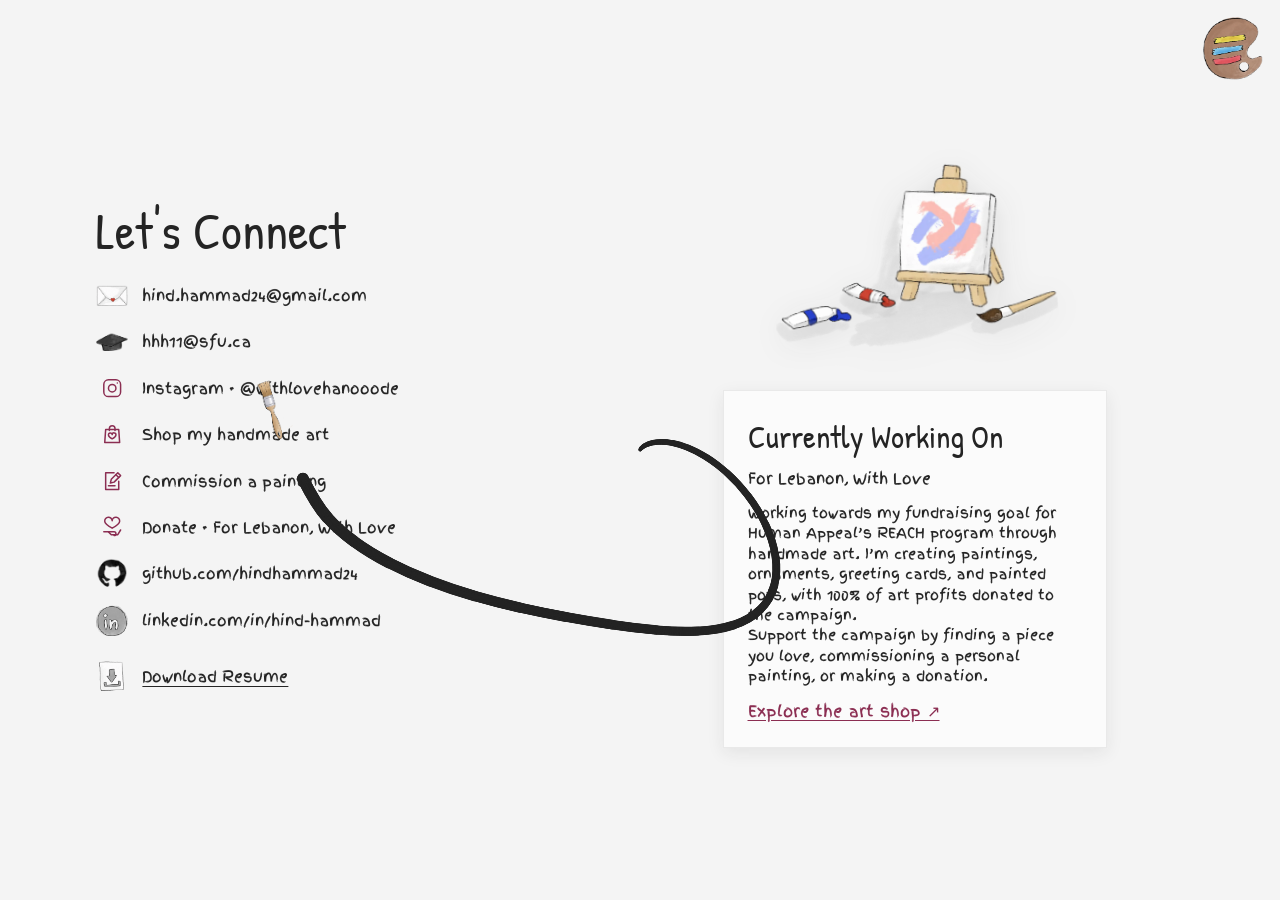
<file: contact.html>
<!doctype html>
<html lang="en">
  <head>
    <meta charset="UTF-8" />
    <meta name="viewport" content="width=device-width, initial-scale=1.0" />

    <title>Hind Hammad | Contact</title>

    <!-- Global styles -->
    <link rel="stylesheet" href="global/base.css" />
    <link rel="stylesheet" href="global/cursor.css" />
    <link rel="stylesheet" href="global/navbar.css" />

    <!-- Contact styles -->
    <link rel="stylesheet" href="sections/contact/contact.css" />

    <!-- Styles for the new contact icons -->
    <style>
      .contact-icon.contact-symbol {
        display: grid;
        place-items: center;
        flex-shrink: 0;
        color: #8b2e52;
      }

      .contact-symbol svg {
        display: block;
        width: 70%;
        height: 70%;
        max-width: 2.5rem;
        max-height: 2.5rem;
        fill: none;
        stroke: currentColor;
        stroke-width: 1.6;
        stroke-linecap: round;
        stroke-linejoin: round;
        transition: transform 0.2s ease;
      }

      .contact-link:hover .contact-symbol svg,
      .contact-link:focus-visible .contact-symbol svg {
        transform: rotate(-5deg) scale(1.06);
      }

      .contact-link > span {
        min-width: 0;
        overflow-wrap: anywhere;
      }

      .contact-link[aria-disabled="true"] {
        opacity: 0.6;
        cursor: default;
      }

      .current-work-content .fundraiser-link {
        display: inline-block;
        margin-top: 0.75rem;
        color: #8b2e52;
        text-underline-offset: 0.2rem;
      }

      @media (prefers-reduced-motion: reduce) {
        .contact-symbol svg {
          transition: none;
        }
      }
    </style>
  </head>

  <body>
    <!-- Paint brush cursor -->
    <canvas id="paint-canvas" aria-hidden="true"></canvas>
    <div class="paint-cursor" aria-hidden="true"></div>

    <!-- Palette navigation -->
    <nav class="paint-nav" aria-label="Main navigation">
      <div class="paint-nav-swatches" id="paintNavSwatches">
        <a class="paint-swatch paint-swatch-1" href="index.html">
          <img
            class="swatch-image swatch-basic"
            src="assets/navigation/swatch-basic.webp"
            alt=""
          />
          <img
            class="swatch-image swatch-colour"
            src="assets/navigation/blue.webp"
            alt=""
          />
          <span>Home</span>
        </a>

        <a class="paint-swatch paint-swatch-2" href="index.html#studio">
          <img
            class="swatch-image swatch-basic"
            src="assets/navigation/swatch-basic.webp"
            alt=""
          />
          <img
            class="swatch-image swatch-colour"
            src="assets/navigation/green.webp"
            alt=""
          />
          <span>About Me</span>
        </a>

        <a class="paint-swatch paint-swatch-3" href="projects.html">
          <img
            class="swatch-image swatch-basic"
            src="assets/navigation/swatch-basic.webp"
            alt=""
          />
          <img
            class="swatch-image swatch-colour"
            src="assets/navigation/yellow.webp"
            alt=""
          />
          <span>Projects</span>
        </a>

        <a
          class="paint-swatch paint-swatch-4"
          href="contact.html"
          aria-current="page"
        >
          <img
            class="swatch-image swatch-basic"
            src="assets/navigation/swatch-basic.webp"
            alt=""
          />
          <img
            class="swatch-image swatch-colour"
            src="assets/navigation/purple.webp"
            alt=""
          />
          <span>Contact</span>
        </a>

        <a class="paint-swatch paint-swatch-5" href="IAT806/IAT806.html">
          <img
            class="swatch-image swatch-basic"
            src="assets/navigation/swatch-basic.webp"
            alt=""
          />
          <img
            class="swatch-image swatch-colour"
            src="assets/navigation/blue.webp"
            alt=""
          />
          <span>IAT806</span>
        </a>

        <a
          class="paint-swatch paint-swatch-6"
          href="withLoveHanooode/shop.html"
        >
          <img
            class="swatch-image swatch-basic"
            src="assets/navigation/swatch-basic.webp"
            alt=""
          />
          <img
            class="swatch-image swatch-colour"
            src="assets/navigation/green.webp"
            alt=""
          />
          <span>Shop</span>
        </a>
      </div>

      <button
        class="paint-palette-button"
        id="paintPaletteButton"
        type="button"
        aria-label="Open navigation menu"
        aria-expanded="false"
        aria-controls="paintNavSwatches"
      >
        <img
          class="palette-image palette-basic"
          src="assets/navigation/palette-basic.webp"
          alt=""
        />
        <img
          class="palette-image palette-colour"
          src="assets/navigation/palette-colour.webp"
          alt=""
        />
      </button>
    </nav>

    <main>
      <section class="contact-section" id="contact">
        <div class="contact-container">
          <!-- Contact information -->
          <div class="contact-info">
            <h1>Let's Connect</h1>

            <div class="contact-links">
              <!-- Personal email -->
              <a href="mailto:hind.hammad24@gmail.com" class="contact-link">
                <div class="contact-icon">
                  <img
                    class="icon-normal"
                    src="assets/contact/email.webp"
                    alt=""
                  />
                  <img
                    class="icon-focus"
                    src="assets/contact/email-focus.webp"
                    alt=""
                  />
                </div>
                <span>hind.hammad24@gmail.com</span>
              </a>

              <!-- SFU email -->
              <a href="mailto:hhh11@sfu.ca" class="contact-link">
                <div class="contact-icon">
                  <img
                    class="icon-normal"
                    src="assets/contact/sfu.webp"
                    alt=""
                  />
                  <img
                    class="icon-focus"
                    src="assets/contact/sfu-focus.webp"
                    alt=""
                  />
                </div>
                <span>hhh11@sfu.ca</span>
              </a>

              <!-- Instagram -->
              <a
                href="https://www.instagram.com/withlovehanooode/"
                target="_blank"
                rel="noopener noreferrer"
                class="contact-link"
              >
                <div class="contact-icon contact-symbol" aria-hidden="true">
                  <svg viewBox="0 0 24 24">
                    <rect x="3" y="3" width="18" height="18" rx="5" />
                    <circle cx="12" cy="12" r="4" />
                    <circle
                      cx="17.5"
                      cy="6.5"
                      r="0.8"
                      fill="currentColor"
                      stroke="none"
                    />
                  </svg>
                </div>
                <span>Instagram · @withlovehanooode</span>
              </a>

              <!-- Art shop -->
              <a href="withLoveHanooode/shop.html" class="contact-link">
                <div class="contact-icon contact-symbol" aria-hidden="true">
                  <svg viewBox="0 0 24 24">
                    <path d="M5 7h14l1 14H4L5 7Z" />
                    <path d="M9 8V6a3 3 0 0 1 6 0v2" />
                    <path
                      d="M12 17s-4-2.2-4-4.2a2 2 0 0 1 4-0.4 2 2 0 0 1 4 0.4C16 14.8 12 17 12 17Z"
                    />
                  </svg>
                </div>
                <span>Shop my handmade art</span>
              </a>

              <!-- Commission form -->
              <a
                href="https://docs.google.com/forms/d/e/1FAIpQLSdC90p51s_wB7L_GDpfaD7X5JTdQnqLgV07rfdNUVV0d3R5LQ/viewform?usp=dialog"
                target="_blank"
                rel="noopener noreferrer"
                class="contact-link"
              >
                <div class="contact-icon contact-symbol" aria-hidden="true">
                  <svg viewBox="0 0 24 24">
                    <path d="M14 3H5v18h14v-9" />
                    <path d="m10 14 1-4L18 3l3 3-7 7-4 1Z" />
                    <path d="m16 5 3 3" />
                    <path d="M8 17h7" />
                  </svg>
                </div>
                <span>Commission a painting</span>
              </a>

              <!-- Donation campaign -->
              <a
                class="contact-link"
                id="donation-link"
                href="https://www.launchgood.com/v4/campaign/for_lebanon_with_love_1?src=6986997"
                target="_blank"
                rel="noopener noreferrer"
              >
                <div class="contact-icon contact-symbol" aria-hidden="true">
                  <svg viewBox="0 0 24 24">
                    <path
                      d="M12 13S4 8.6 4 5.5a4 4 0 0 1 8-0.5 4 4 0 0 1 8 0.5C20 8.6 12 13 12 13Z"
                    />
                    <path d="M3 17h5l3 3h7l3-5" />
                    <path d="M8 17h6a2 2 0 0 1 0 4" />
                  </svg>
                </div>

                <span>Donate · For Lebanon, With Love</span>
              </a>

              <!-- GitHub -->
              <a
                href="https://github.com/hindhammad24"
                target="_blank"
                rel="noopener noreferrer"
                class="contact-link"
              >
                <div class="contact-icon">
                  <img
                    class="icon-normal"
                    src="assets/contact/github.webp"
                    alt=""
                  />
                  <img
                    class="icon-focus"
                    src="assets/contact/github-focus.webp"
                    alt=""
                  />
                </div>
                <span>github.com/hindhammad24</span>
              </a>

              <!-- LinkedIn -->
              <a
                href="https://www.linkedin.com/in/hind-hammad/"
                target="_blank"
                rel="noopener noreferrer"
                class="contact-link"
              >
                <div class="contact-icon">
                  <img
                    class="icon-normal"
                    src="assets/contact/linkedin.webp"
                    alt=""
                  />
                  <img
                    class="icon-focus"
                    src="assets/contact/linkedin-focus.webp"
                    alt=""
                  />
                </div>
                <span>linkedin.com/in/hind-hammad</span>
              </a>

              <!-- Resume -->
              <a
                href="assets/Hind_Hammad_Resume.pdf"
                download
                class="contact-link"
              >
                <div class="contact-icon">
                  <img
                    class="icon-normal"
                    src="assets/contact/resume.webp"
                    alt=""
                  />
                  <img
                    class="icon-focus"
                    src="assets/contact/resume-focus.webp"
                    alt=""
                  />
                </div>
                <span>Download Resume</span>
              </a>
            </div>
          </div>

          <!-- Current fundraiser -->
          <article class="current-work">
            <img
              class="current-work-image"
              src="assets/contact/currently-working.webp"
              alt="Creative work illustration"
            />

            <div class="current-work-content">
              <h2>Currently Working On</h2>

              <h3>For Lebanon, With Love</h3>

              <p>
                Working towards my fundraising goal for Human Appeal’s REACH
                program through handmade art. I’m creating paintings, ornaments,
                greeting cards, and painted pots, with 100% of art profits
                donated to the campaign.
              </p>

              <p>
                Support the campaign by finding a piece you love, commissioning
                a personal painting, or making a donation.
              </p>

              <a class="fundraiser-link" href="withLoveHanooode/shop.html">
                Explore the art shop ↗
              </a>
            </div>
          </article>
        </div>
      </section>
    </main>

    <!-- Scripts -->
    <script src="global/cursor.js"></script>
    <script src="global/navbar.js"></script>
    <script src="sections/contact/contact.js"></script>
  </body>
</html>
</file>
<file: global/base.css>
/* ..... DESIGN SYSTEM VARIABLES ..... */
/*
Base styling file for the entire portfolio.

This file defines the global design system including colours,
fonts, shadows, and general page behaviour i assigned at the begining.

Keeping these values in one place allows me to chnge them all at once, every section of the
website to share the same visual language and makes future
changes easier to apply consistently.
*/

/*
The portfolio uses handwritten-style fonts to support the
creative and personal identity of the website.

I chose these fonts instead of traditional UI fonts because
the goal was to make the interface feel closer to a sketchbook
or personal studio space. 

i origonally had a sans serif basic font like art galleries but it didnt fit the theme.
*/
@import url('https://fonts.googleapis.com/css2?family=Finger+Paint&family=Patrick+Hand&display=swap');

/*
Centralized variables are used so colours, typography, and
visual effects remain consistent across all sections.
Instead of defining these values separately in each CSS file,
I created global variables that can be adjusted from one place.
*/
:root {

  /* Main portfolio background */
  --bg: #F4F4F4;
  --white: #FFFFFF;
  --text: #242424;
  --text-soft: #000000;
  --surface: rgba(255, 255, 255, 0.70);
  --surface-hover: rgba(255, 255, 255, .35);
  --border-light: rgba(36, 36, 36, .08);

  --font-main: 'Finger Paint', cursive;
  --font-elegant: "Patrick Hand", cursive;

}

/* ..... GLOBAL PAGE SETTINGS ..... */
/*
Applies consistent sizing behaviour across the website.
Using border-box prevents unexpected size changes when adding
padding or borders to elements.
*/
* {
  box-sizing: border-box;
}

/*
Controls the default appearance shared by all pages.
The horizontal overflow is hidden because several interactive
elements extend outside the viewport intentionally, especially
the studio and hero illustrations.
*/
body {
  margin: 0;
  overflow-x: hidden;
  font-family: var(--font-main);
  background: var(--bg);
  color: var(--text);
}

/*
Controls the default appearance shared by all pages.
The horizontal overflow is hidden because several interactive
elements extend outside the viewport intentionally, especially
the studio and hero illustrations.
*/
body.board-open {
  overflow: hidden;
}
:focus-visible {

outline: .15rem solid #242424;
outline-offset: .3rem;

}
</file>
<file: global/cursor.css>
/* ..... CUSTOM PAINT CURSOR ..... */
/*
The cursor was customized by me to match the handmade visual identity
of the portfolio. I digitally drew the paint brush. 
I made a paint trail effect to make the interaction feel
closer to a physical creative workspace.

I adopted this from https://github.com/DigitalCodeHub/satisfying-curvy-cursor/tree/main by DigitalCodeHub
*/

/* Hides the default cursor so the custom brush cursor can replace it
not for projects though sicne it becoumes too much 
also i removed it from  mobile version */
html,
body {
  cursor: none;
}

/*
The canvas is placed above the page content to draw the paint trail
it shows the content through. 
While pointer-events are disabled so it does not interfere with
clicking or interacting with the website.
*/
#paint-canvas {
  position: fixed;
  inset: 0;
  z-index: 9998;
  pointer-events: none;
}

/*
The brush image follows the user's pointer position and acts as
the visual replacement for the default cursor.
*/
.paint-cursor {
  position: fixed;
  width: 6rem;
  height: 6rem;

  background-image: url("../assets/cursor/brush.webp");
  background-size: contain;
  background-repeat: no-repeat;

  pointer-events: none;
  transform: translate(-50%, -50%);

  z-index: 9999;
}


/* ..... TABLET CURSOR SIZE ..... */
@media (max-width: 75rem) {
  .paint-cursor {
    width: 4rem;
    height: 4rem;
  }
}

/* ..... MOBILE CURSOR ..... */
/*
The custom cursor is disabled on smaller screens because mobile
devices do not have a traditional cursor interaction. and it follws the mouse akwardly
based on user feedback ( my brothers, parents, cousins, classmates)
they all agreeded it was nice but too distracting.
*/
@media (max-width:48rem) {

  html,
  body {
    cursor: auto;
  }

  #paint-canvas,
  .paint-cursor {
    display: none;
  }

}
</file>
<file: global/navbar.css>
/* =========================================
   PAINT PALETTE NAVIGATION
   Desktop: horizontal links
   Mobile/tablet: vertical links
========================================= */

.paint-nav {
  --palette-size: 4rem;
  --swatch-width: clamp(6rem, 10vw, 8rem);
  --swatch-height: 3.2rem;
  --swatch-gap: 0.75rem;

  position: fixed;
  top: 1rem;
  right: 1rem;
  z-index: 2000;

  width: var(--palette-size);
  height: var(--palette-size);

  pointer-events: none;
}

.paint-nav,
.paint-nav * {
  box-sizing: border-box;
}

/* =========================================
   PALETTE BUTTON
========================================= */

.paint-nav .paint-palette-button {
  position: absolute;
  top: 0;
  right: 0;
  z-index: 20;

  width: var(--palette-size);
  height: var(--palette-size);

  margin: 0;
  padding: 0;

  border: 0;
  background: transparent;
  color: var(--text, #242424);

  cursor: pointer;
  pointer-events: auto;

  transition: transform 0.25s ease;
}

.paint-nav .paint-palette-button:hover {
  transform: scale(1.05) rotate(3deg);
}

.paint-nav .paint-palette-button:active {
  transform: scale(0.97);
}

.paint-nav.is-open .paint-palette-button {
  transform: rotate(8deg);
}

.paint-nav .paint-palette-button:focus-visible {
  outline: 0.15rem solid currentColor;
  outline-offset: 0.3rem;
  border-radius: 50%;
}

/* =========================================
   PALETTE IMAGE STATES
========================================= */

.paint-nav .palette-image {
  position: absolute;
  inset: 0;

  width: 100%;
  height: 100%;
  object-fit: contain;

  transition: opacity 0.25s ease;
}

.paint-nav .palette-basic {
  opacity: 1;
}

.paint-nav .palette-colour {
  opacity: 0;
}

.paint-nav .paint-palette-button:hover .palette-basic,
.paint-nav .paint-palette-button:focus-visible .palette-basic,
.paint-nav.is-open .palette-basic {
  opacity: 0;
}

.paint-nav .paint-palette-button:hover .palette-colour,
.paint-nav .paint-palette-button:focus-visible .palette-colour,
.paint-nav.is-open .palette-colour {
  opacity: 1;
}

/* Optional fallback when palette images are missing */

.paint-nav .palette-fallback {
  display: grid;
  place-items: center;

  width: 100%;
  height: 100%;

  font-size: 2rem;
  line-height: 1;
}

.paint-nav [hidden] {
  display: none !important;
}

/* =========================================
   DESKTOP LINKS
   Automatic spacing for all six links,
   or the three links on the shop page.
========================================= */

.paint-nav #paintNavSwatches {
  position: absolute;
  top: 50%;
  right: calc(var(--palette-size) + 1rem);

  display: flex;
  flex-direction: row;
  align-items: center;
  gap: var(--swatch-gap);

  width: max-content;
  height: auto;

  transform: translateY(-50%);
  pointer-events: none;
}

/* Closed state */

.paint-nav #paintNavSwatches > .paint-swatch {
  position: relative;
  inset: auto;
  z-index: 5;

  flex: 0 0 var(--swatch-width);
  width: var(--swatch-width);
  height: var(--swatch-height);

  margin: 0;
  padding: 0;

  color: var(--text, #242424);
  text-decoration: none;

  opacity: 0;
  visibility: hidden;
  pointer-events: none;

  transform: translateX(0.75rem) scale(0.95);
  transform-origin: center;

  transition:
    opacity 0.2s ease,
    transform 0.2s ease,
    visibility 0.2s ease;

  transition-delay: 0s;
}

/* Open state — replaces every numbered position */

.paint-nav.is-open #paintNavSwatches > .paint-swatch {
  opacity: 1;
  visibility: visible;
  pointer-events: auto;

  transform: none;
  transition-delay: 0s;
}

/* Hover without enlarging into neighbouring links */

.paint-nav.is-open #paintNavSwatches > .paint-swatch:hover,
.paint-nav.is-open #paintNavSwatches > .paint-swatch:focus-visible {
  transform: translateY(-0.2rem);
}

.paint-nav #paintNavSwatches > .paint-swatch:focus-visible {
  outline: 0.15rem solid currentColor;
  outline-offset: 0.15rem;
}

/* =========================================
   SWATCH IMAGE STATES
========================================= */

.paint-nav .swatch-image {
  position: absolute;
  inset: 0;

  width: 100%;
  height: 100%;
  object-fit: contain;

  transition: opacity 0.25s ease;
}

.paint-nav .swatch-basic {
  opacity: 1;
}

.paint-nav .swatch-colour {
  opacity: 0;
}

.paint-nav .paint-swatch:hover .swatch-basic,
.paint-nav .paint-swatch:focus-visible .swatch-basic,
.paint-nav .paint-swatch:active .swatch-basic {
  opacity: 0;
}

.paint-nav .paint-swatch:hover .swatch-colour,
.paint-nav .paint-swatch:focus-visible .swatch-colour,
.paint-nav .paint-swatch:active .swatch-colour {
  opacity: 1;
}

/* =========================================
   SWATCH LABELS
========================================= */

.paint-nav .paint-swatch span {
  position: absolute;
  inset: 0;
  z-index: 3;

  display: flex;
  align-items: center;
  justify-content: center;

  padding: 0.4rem 0.6rem;

  color: inherit;
  font-family: inherit;
  font-size: clamp(0.72rem, 1vw, 0.92rem);
  font-weight: 700;
  line-height: 1.2;
  text-align: center;
  white-space: nowrap;

  pointer-events: none;
}

/* =========================================
   MOBILE / TABLET
   All links stack below the palette.
========================================= */

@media (max-width: 64rem) {
  .paint-nav {
    --palette-size: 3.5rem;
    --swatch-width: 9rem;
    --swatch-height: 3.2rem;
    --swatch-gap: 0.65rem;

    top: 0.8rem;
    right: 0.8rem;
  }

  .paint-nav #paintNavSwatches {
    top: calc(var(--palette-size) + 0.75rem);
    right: 0;

    flex-direction: column;
    align-items: stretch;
    gap: var(--swatch-gap);

    width: var(--swatch-width);
    height: auto;

    /* Allow scrolling on short screens */
    max-height: calc(100vh - var(--palette-size) - 3rem);
    max-height: calc(100dvh - var(--palette-size) - 3rem);

    padding: 0.3rem;

    overflow-y: auto;
    overflow-x: hidden;
    overscroll-behavior: contain;

    box-sizing: content-box;
    transform: none;
  }

  .paint-nav.is-open #paintNavSwatches {
    pointer-events: auto;
  }

  .paint-nav #paintNavSwatches > .paint-swatch {
    flex: 0 0 var(--swatch-height);

    width: 100%;
    height: var(--swatch-height);

    transform: translateY(-0.4rem);
  }

  .paint-nav.is-open #paintNavSwatches > .paint-swatch,
  .paint-nav.is-open #paintNavSwatches > .paint-swatch:hover,
  .paint-nav.is-open #paintNavSwatches > .paint-swatch:focus-visible {
    transform: none;
  }

  .paint-nav .paint-swatch span {
    font-size: 0.85rem;
  }
}

/* =========================================
   ACCESSIBILITY
========================================= */

.visually-hidden {
  position: absolute;

  width: 1px;
  height: 1px;

  margin: -1px;
  padding: 0;

  overflow: hidden;
  clip: rect(0, 0, 0, 0);
  clip-path: inset(50%);
  white-space: nowrap;

  border: 0;
}

@media (prefers-reduced-motion: reduce) {
  .paint-nav .paint-palette-button,
  .paint-nav .palette-image,
  .paint-nav #paintNavSwatches > .paint-swatch,
  .paint-nav .swatch-image {
    transition: none;
  }
}
</file>
<file: sections/contact/contact.css>
/*
This file controls the styling of the contact section of my portfolio.
The contact page was designed to feel like a continuation of my
creative identity instead of a traditional contact form.
I created a simple layout that combines my contact information with
a visual representation of my current design work.
This file controls the layout, icon interactions, artwork movement,
and responsive behaviour of the section.
*/

/* ..... CONTACT PAGE STRUCTURE ..... */
/*
I used a centered section layout because I wanted the contact page
to feel balanced and minimal.
Instead of filling the page with unnecessary elements, I focused on
two main areas: connecting with me and showing what I am currently
working on.
*/
.contact-section {

    width: 100%;
    min-height: 100svh;

    display: flex;
    align-items: center;
    justify-content: center;

    padding:
        clamp(5rem, 8vw, 8rem) clamp(1.25rem, 4vw, 4rem);

}

/*
The container uses a two-column layout to separate information from
visual storytelling.
The left side provides practical contact details, while the right
side continues the portfolio experience by showing my current work.
*/
.contact-container {

    width: min(100%, 68rem);

    display: grid;

    grid-template-columns:
        minmax(0, .9fr) minmax(0, 1fr);

    gap: clamp(2.5rem, 5vw, 5rem);

    align-items: center;

}

/* ..... CONTACT INFORMATION ..... */
/*
I kept the contact section simple because the main goal is easy
access to my information.
The links are styled as interactive elements to maintain the same
playful visual language used throughout the portfolio.
*/
.contact-info {
    display: flex;
    flex-direction: column;
    gap: clamp(1.2rem, 2vw, 2rem);
}

.contact-info h1 {

    margin: 0;

    font-family: var(--font-elegant);

    font-size: clamp(2.5rem, 4vw, 4rem);

    font-weight: 500;

    line-height: .9;

    color: var(--text);

}

.contact-links {

    display: flex;

    flex-direction: column;

    gap: .9rem;

}

.contact-link {

    display: flex;

    align-items: center;

    gap: .9rem;

    text-decoration: none;

    color: var(--text);

    font-family: var(--font-main);

    font-size: clamp(.9rem, 1.2vw, 1.1rem);

    transition:
        transform .3s ease;

}

.contact-link:hover {

    transform: translateX(.35rem);

}

/* ..... INTERACTIVE ICON STATES ..... */
/*
Each contact icon has two versions: a normal state and a focused
state.
I used image swapping instead of creating only CSS effects because
the custom illustrations better match the handmade style of the
portfolio.
*/
.contact-icon {

    position: relative;

    width: clamp(2rem, 2.5vw, 2.5rem);

    aspect-ratio: 1;

    flex-shrink: 0;

}

.contact-icon img {

    position: absolute;

    inset: 0;

    width: 100%;

    height: 100%;

    object-fit: contain;

    transition:
        opacity .25s ease,
        transform .25s ease;

}

.icon-focus {

    opacity: 0;

}

.contact-link:hover .icon-normal {

    opacity: 0;

}

.contact-link:hover .icon-focus {

    opacity: 1;

    transform: scale(1.08);

}

/* RESUME*/
.contact-link:last-child {

    margin-top: .6rem;

}

.contact-link:last-child span {

    text-decoration: underline;

    text-underline-offset: .25rem;

}

/* ..... CURRENT PROJECT SHOWCASE ..... */
/*
I added this section to show that my portfolio is continuously
developing.
Instead of only listing contact details, I wanted visitors to see
what I am currently exploring and connect the page back to my design
process.
*/
.current-work {

    position: relative;

    display: flex;

    flex-direction: column;

    align-items: center;

    gap: clamp(1rem, 2vw, 1.5rem);

}

.current-work-image {

    width:

        clamp(12rem, 22vw, 18rem);

    height: auto;

    object-fit: contain;

    transform: rotate(-2deg);


    filter:

        drop-shadow(0 .6rem 1rem rgba(36, 36, 36, .12));


    transition:

        transform .4s ease;

}

/*
The artwork movement was added as a small interaction to make the
illustration feel more physical.
The rotation change is subtle because I wanted to keep the focus on
the content while still maintaining the playful handmade feeling.
*/
.current-work:hover .current-work-image {

    transform:

        rotate(1deg) translateY(-.35rem);

}

.current-work-content {
    width: min(100%, 24rem);
    padding:

        clamp(1rem, 2vw, 1.5rem);
    background:

        rgba(255, 255, 255, .7);
    border:

        1px solid var(--border-light);
    box-shadow:

        0 .3rem 1rem rgba(36, 36, 36, .08);
}





.current-work-content h2 {

    margin: 0 0 .6rem;


    font-family: var(--font-elegant);


    font-size: clamp(1.8rem, 2.5vw, 2.5rem);


    font-weight: 500;


}

.current-work-content h3 {


    margin: 0 0 .8rem;


    font-family: var(--font-main);


    font-size: clamp(.9rem, 1.2vw, 1.1rem);


    font-weight: 400;


}

.current-work-content p {


    margin: 0;


    font-family: var(--font-main);


    line-height: 1.5;


    font-size: clamp(.85rem, 1vw, 1rem);


}

/* ..... RESPONSIVE LAYOUT ..... */
/*
The desktop layout separates information and visuals, but on smaller
screens I changed it into a single column.
This keeps the content readable and avoids shrinking both sections
too much.
*/
@media (max-width: 75rem) {
    .contact-container {

        grid-template-columns: 1fr;

        gap: 3rem;

    }

    /* Contact stays first */
    .contact-info {

        order: 1;

    }

    .current-work {

        order: 2;

    }

}

@media (max-width: 58rem) {
    .contact-section {

        padding-top: 6rem;

    }

    .contact-link {

        font-size: .95rem;

    }

}
</file>
